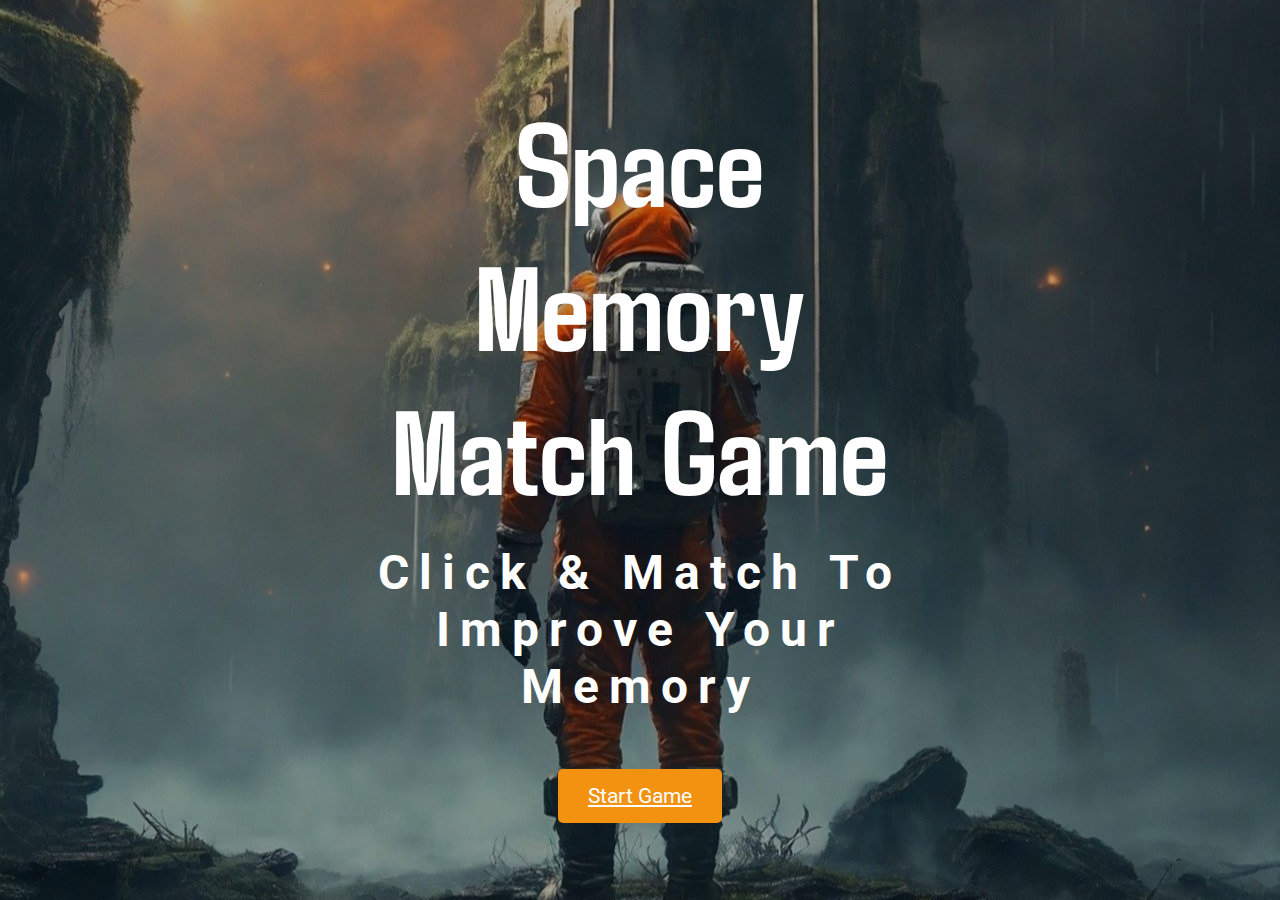
<file: index.html>
<!DOCTYPE html>
<html lang="en">

<head>
    <meta charset="UTF-8">
    <meta name="viewport" content="width=device-width, initial-scale=1.0">

    <!-- Google fonts -->
    <link href="https://fonts.googleapis.com/css2?family=Agdasima:wght,400;700&display=swap" rel="stylesheet">
    <link rel="preconnect" href="https://fonts.googleapis.com">
    <link rel="preconnect" href="https://fonts.gstatic.com" crossorigin>
    <link href="https://fonts.googleapis.com/css2?family=Roboto:ital,wght@0,100;0,300;0,400;0,500;0,700;0,900;1,100;1,300;1,400;1,500;1,700;1,900&display=swap" rel="stylesheet">

    <link rel="stylesheet" type=text/css href="assets/css/style.css">
    <title>Memory Match Game</title>
</head>

<body>
    <div id="home-screen" class="full-bleed">
        <div class="content">
            <h1>Space Memory Match Game</h1>
            <h4>Click & Match To Improve Your Memory</h4>
            <a href="gamescreen.html" class id="start-game">Start Game</a>

        </div>
    </div>
    <script src="assets/js/script.js"></script>

</body>

</html>
</file>
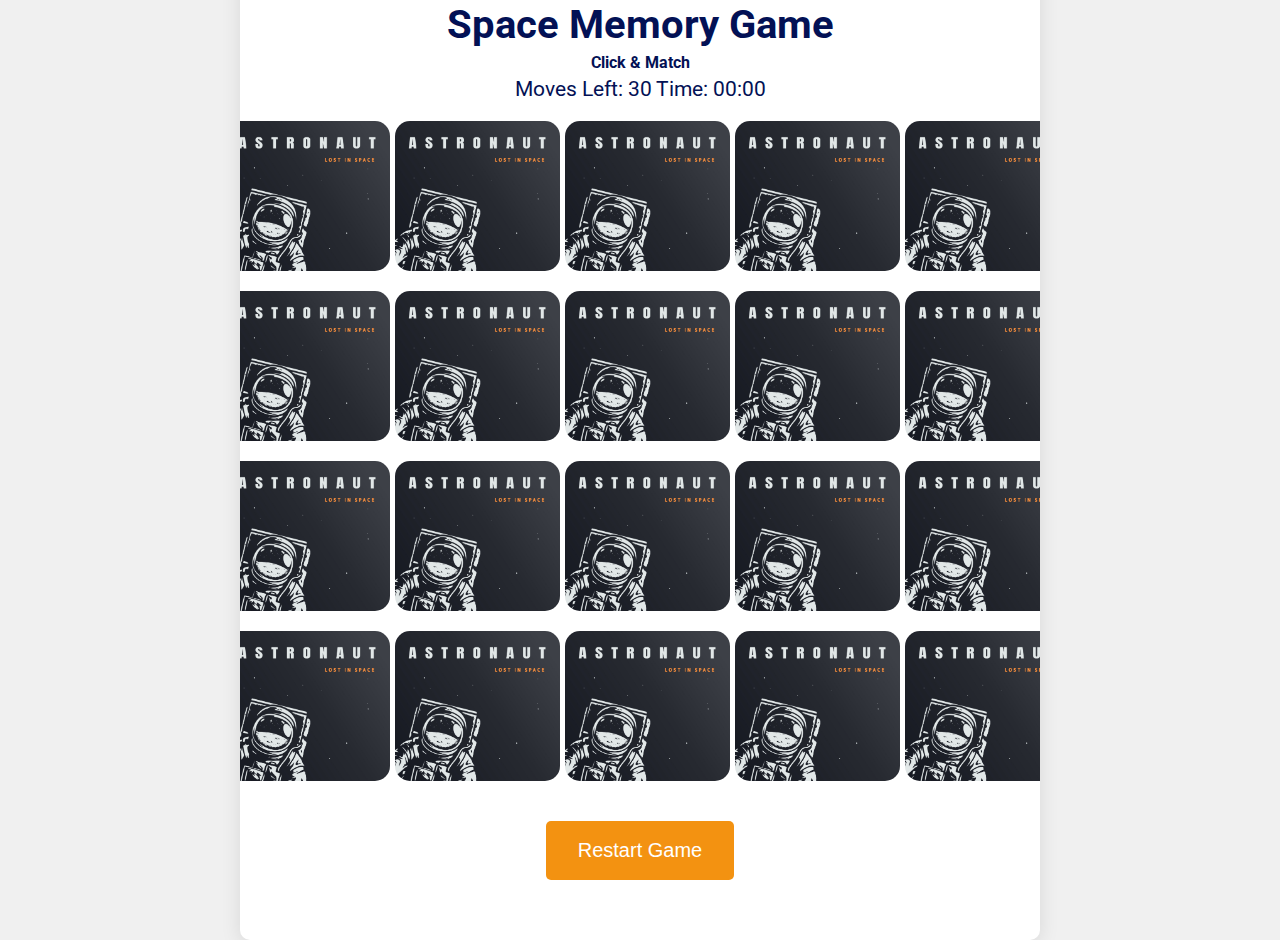
<file: gamescreen.html>
<!DOCTYPE html>
<html lang="en">

<head>
    <meta charset="UTF-8">
    <meta name="viewport" content="width=device-width, initial-scale=1.0">

    <!-- Google fonts -->
    <link href="https://fonts.googleapis.com/css2?family=Agdasima:wght@400;700&display=swap" rel="stylesheet">
    <link rel="preconnect" href="https://fonts.googleapis.com">
    <link rel="preconnect" href="https://fonts.gstatic.com" crossorigin>
    <link href="https://fonts.googleapis.com/css2?family=Roboto:ital,wght@0,100;0,300;0,400;0,500;0,700;0,900;1,100;1,300;1,400;1,500;1,700;1,900&display=swap" rel="stylesheet">

    <link rel="stylesheet" type="text/css" href="assets/css/style.css">
    <title>Memory Match Game</title>
</head>

<body>
    <div class="game-container">
        <div class="game-info">
            <h1>Space Memory Game</h1>
            <h4>Click & Match</h4>
            <span id="moves-left" class="moves">Moves: 0</span>
            <span id="timer" class="timer">Time: 0:00</span>
        </div>

        <div id="grid-container" class="grid-container">
            <!-- Tiles will be dynamically generated by JavaScript -->
        </div>

        <!-- Restart game button -->
        <div class="button-container">
            <button id="restart-btn">Restart Game</button>
        </div>
    </div>

    <script src="assets/js/script.js"></script>
</body>

</html>
</file>
<file: assets/css/style.css>
/* --------- Global style ----------*/
* {
    margin: 0;
    padding: 0;
    box-sizing: border-box;
}

/* Added google font styling*/
.agdasima-regular {
    font-family: "Agdasima", sans-serif;
    font-style: normal;
}

.montserrat {
    font-family: "Roboto", sans-serif; 
    font-style: normal;
}
  
/* General Styles */
body {
  font-family: 'Roboto', sans-serif;
  background-color: #f0f0f0;
  display: flex;
  justify-content: center;
  align-items: center;
  height: 100vh;
}

/* ------------------Home screen----------------*/

/* Full-screen background image */
#home-screen {
  background-size: cover;
  background-position: center;
  background-image: url('../images/homeScreenImage.jpg');
  height: 100vh; /* Full height of the viewport */
  width: 100%;/* Full width */
  display: flex;
  justify-content: center;/* Center horizontally */
  align-items: center;
  text-align: center;/* Center text inside */
  position: relative;/* Ensure proper positioning for any absolute elements inside */
  padding: 0 10px; /* Padding to keep text from screen edges */
}

#home-screen .full-bleed {
  z-index: -1;
  position: absolute;
}

/* Content Home screen styles */

#home-screen .content {
  padding: 10px;
  color: white;
  text-align: center;
  max-width: 90%;
  overflow-wrap: break-word;
}

/* Home screen heading styles */
#home-screen h1 {
  font-size: 1.5rem;
  margin-bottom: 0.5rem;
  font-family: "Agdasima", sans-serif;
}

#home-screen h4 {
  font-size: 1rem;
  margin-bottom: 15px;
  font-family: "Roboto", sans-serif;
  margin-bottom: 1rem; /* Adjust spacing under h4 */
}


#home-screen #start-btn {
  background-color: #F39211;
  padding: 15px 30px;
  font-size: 1.25rem;
  border-radius: 5px;
  margin-top:20%;
  z-index: 99;
  transition: background-color 0.3s; /* Smooth transition for hover effect */
}

#start-game {
  display: inline-block;
  margin-top: 2rem; /* Adds space between h4 and the Start Game button */
  padding: 10px 18px;
  font-size: 16px;
  cursor: pointer;
  border: none;
  background-color: #F39211;
  border-radius: 5px;
  color: white;
  transition: background-color 0.3s; /* Smooth transition for hover effect */
}

#start-game:hover {
  background-color: #F39211;
}

/* -----------Home Screen Media Queries for responsiveness---------- */

/* Small phone screens media queries*/
@media (min-width: 360px) and (max-width: 576px) {

  #home-screen {
    background-size: contain;/* Ensures full image fits in viewport */
    background-position: center center; 
  }

  #home-screen .content {
    width: 100%; /* Limits width to fit text within screen */
    padding: 0 15px;/* padding for content */
  }

  #home-screen h1 {
  font-size: 0.5rem; /* Font size for small screens */
  margin-bottom: 0.3rem;
  }

  #home-screen h4 {
    font-size: 0.2rem; /* Increased for clarity */
    margin-bottom: 10px;
  }

  #home-screen #start-btn {
    font-size: 14px; /* Adjusted button font size */
    padding: 10px 20px; /* Adjusted padding for smaller screens */
  }

  #start-game {
    margin-top: 10%;
  }
}

/* Large phone screens media queries*/
@media (min-width: 576px) and (max-width: 767px) {
  #home-screen h1 {
    font-size: 2.5rem; /* Increased for better visibility */
    margin: 15px 0;
  }

  #home-screen h4 {
    font-size: 1.2rem; /* Increased for clarity */
    margin: 10px 0;
  }

  #home-screen #start-btn {
    font-size: 18px; /* Adjusted button font size */
    padding: 12px 24px; /* Adjusted padding for medium screens */
  }

  #start-game {
    margin-top: 2.5rem;
  }
}

/* Medium ipad and laptop screens media queries */
@media (min-width: 768px) and (max-width: 991px) {
  #home-screen {
    height: 100vh;
  }

  #home-screen h1 {
    font-size: 3rem; /* Increased for visibility */
    margin: 20px 0;
  }

  #home-screen h4 {
    font-size: 1.5rem; /* Increased for clarity */
    margin: 15px 0;
  }

  #home-screen #start-btn {
    font-size: 22px; /* Adjusted button font size */
    padding: 15px 30px; /* Adjusted padding for medium screens */
    margin-top: 2.5rem; 
  }

  #start-game {
    margin-top: 2.5rem;
  }
}

/* Medium iPad and laptop screens media queries */
@media (min-width: 992px) {
  #home-screen {
    height: 100vh;
    padding: 0 20px;
  }

  #home-screen h1 {
    font-size: 4rem; /* Adjusted for larger screens */
    margin: 25px 0;
  }

  #home-screen h4 {
    font-size: 1.6rem; /* Increased for visibility */
    margin: 20px 0;
  }

 #start-game.btn {
    font-size: 26px; /* Adjusted button font size */
    padding: 18px 30px; /* Adjusted padding for larger screens */
    margin-top: 8%; 
  }

  #start-game {
  margin-top: 2.5rem;
  }
}

/* Large laptop screens media queries */
@media (min-width: 1200px) { 
  #home-screen {
    height: 100vh;
  }

  #home-screen h1 {
    font-size: 7.5rem; /* Larger size for bigger screens */
  }

  #home-screen .content {
    max-width: 50%;
    padding: 20px;
  }

  #home-screen h4 {
    font-size: 3rem;
    letter-spacing: 10px;
    margin-bottom: 20px;
  }

  #home-screen #start-btn {
    font-size: 30px; /* Larger button size */
    padding: 25px 40px; /* Adjusted padding for larger buttons */
  }

  #start-game {
    padding: 15px 30px; /* Increased padding for larger screens */
    font-size: 1.3rem;   /* Increased font size for better readability */
    margin-top: 6%;     /* Adjusted margin to center the button better */
    margin-bottom: 15px;
  }
}

/* ----------------------Game screen-------------------- */

/* Game Container */
.game-container {
  text-align: center;
  width: 90%;
  max-width: 700px; /* Adjusted max width */
  margin: 0 auto;
  padding: 20px; /* Added padding for aesthetics */
  background-color: white;
  border-radius: 10px;
  box-shadow: 0 4px 20px rgba(0, 0, 0, 0.1);
  margin: 20px auto; 
  overflow: hidden;
  position: relative;
}

/* Game Info */
.game-info {
  margin-bottom: 20px;
}

.game-info h1 {
  font-size: 2.1rem;
  width: 100%;
  color: #031155;
  margin: 0; /* Reset margin */
}
.game-info h4 {
  font-size: 1.5rem;
  width: 100%;
  color: #031155;
  margin: 5px 0; /* Maintain a small margin */
}

.timer, .moves-left, .moves {
  font-size: 1.3rem;
  color: #031155;
}

/* Grid Container */
.grid-container {
  display: grid;
  grid-template-columns: repeat(4, 1fr); /* Default 4 columns */
  gap: 8px; /* Increased default tile gap */
  justify-content: center;
  margin: 0 auto;
  padding: 10px;
}

/* Tile Styles */
.tile {
  width: 100px; /* Increased size for better visibility */
  height: 100px;
  border-radius: 15px;
  background-size: cover;
  background-repeat: no-repeat;
  perspective: 1000px; /* For 3D flip */
  cursor: pointer;
  transition: transform 0.6s;
  position: relative;
}

.tile-inner {
  position: relative;
  width: 100%;
  height: 100%;
  transition: transform 0.6s;
  transform-style: preserve-3d;
}

.tile-Front, .tile-Back {
  position: absolute;
  width: 110%;
  height: 100%;
  backface-visibility: hidden;
  border-radius: 15px;
}

.tile-Back {
  background-image: url('assets/images/tileBacks.jpg');
  background-size: cover;
}

.tile-Front {
  background-size: cover;
  background-position: center;
  transform: rotateY(180deg); /* rotate front tile */
}

.tile.flip .tile-inner {
  transform: rotateY(180deg);
  transition: transform 0.6s; /*added to support tile flip*/

}
.tile.flip .tile-Front {
  transform: rotateY(180deg); /* Flip front of tile*/
}

.tile.flip .tile-Back {
  transform: rotateY(0deg); /* Show back of tile */
}

/* Restart Button */
#restart-btn {
  padding: 12px 20px;
  font-size: 16px;
  background-color: #F39211;
  color: #fff;
  border: none;
  border-radius: 5px;
  cursor: pointer;
  transition: background-color 0.3s ease;
  margin-top: 20px; /* Need to adjust margin to space from grid */
  align-items: center;
  display: block;
  margin: 20px auto;
}

#restart-btn:hover {
  background-color: #D6800C;
}

/* Button Container */
.button-container {
  display: flex;
  justify-content: center; /* Center button */
  margin-top: 20px; /* Space above the button */
}


/* -----------Game Screen Media Queries for Responsiveness---------- */

/* Small phone screens*/
@media (min-width: 360px) and (max-width: 575px) {

/* Adjust heading font size and margin for visibility */
.game-info h1 {
  font-size: 1.6rem;  /* Smaller font size */
  margin-top: 10%;
}

/* Adjust subheading font size and margin */
.game-info h4 {
  font-size: 1.2rem;  /* Smaller font size for subheading */
  margin: 5px 0;      /* Reduced margin to fit within view */
}
.timer, .moves-left, .moves {
  font-size: 1.2rem; /* Smaller font size */
}

/* Container padding adjustment for smaller screens */
.game-info {
  padding: 10px; /* Additional padding to ensure layout fits */
  text-align: center; /* Center-align for small screens */
}


/* Grid container adjustments for tile layout */
.grid-container {
  gap: 15px; /* Slightly increase gap */
  grid-template-columns: repeat(4, 1fr); /* columns for small screens */
}

.game-container {
  padding: 10px; /* Adjusted padding for small screens */
}

/* Tile size adjustments for small screens */
.tile {
  height: 70px;
  width: 70px;
}

/* Restart button adjustments */
#restart-btn {
  font-size: 12px;
  padding: 7px 12px;
}
}

/* -----Medium sized hone screens -----*/
@media (min-width: 576px) {
  .game-info h1 {
    font-size: 2rem; 
  }

  .game-info h4 {
    font-size: 1.2rem;
  }

  .grid-container {
    grid-template-columns: repeat(2, 1fr);
    gap: 6px; /* Increased default tile gap */
  }

  .game-container {
    padding: 11px; /* Adjust padding */
  }

  .tile {
    width: 50px;
    height: 50px;
  }

  #restart-btn {
    font-size: 14px;
    padding: 12px 18px;
  }
}

/* Phone screens */
@media (min-width: 768px) {
  .game-info h1 {
    font-size: 2.2rem;
  }

  .game-info h4 {
    font-size: 1.5rem;
  }

  .grid-container {
    grid-template-columns: repeat(4, 1fr);
  }

  .game-container {
    padding: 20px; /* Default padding for tablets */
  }

  .tile {
    width: 110px;
    height: 110px;
  }

  #restart-btn {
    font-size: 16px;
    padding: 14px 24px;
  }
}

/* ----iPad and laptop screens----- */
@media (min-width: 992px) {
  .game-info h1 {
    font-size: 2.6rem;
  }

  .game-info h4 {
    font-size: 1.7rem;
  }

  .grid-container {
    grid-template-columns: repeat(5, 1fr);
    gap: 25px;
  }
  .game-container {
    padding: 20px; /* Consistent padding for desktops */
  }
  
  .tile {
    width: 150px;
    height: 150px;
  }

  #restart-btn {
    font-size: 18px;
    padding: 16px 28px;
  }
}

/* ----Large laptop screens -------*/
@media (min-width: 1200px) {
  .game-info h1 {
    font-size: 2.5rem;
  }
  
  .game-info h4 {
    font-size: 1rem;
  }

  .grid-container .tile img {
    height: 100%;
    width: 100%;
  }
  .grid-container {
    grid-template-columns: repeat(5, 1fr); /* Adjusting for large screens */
    gap: 20px; /* Increased gap for larger screens */
    padding: 0 20px; /* Add padding to prevent overflow */
  }

  .game-container {
    max-width: 800px;
    padding: 40px;
    border-radius: 10px;
  }

  #restart-btn {
    font-size: 20px;
    padding: 18px 32px;
  }
}
</file>
